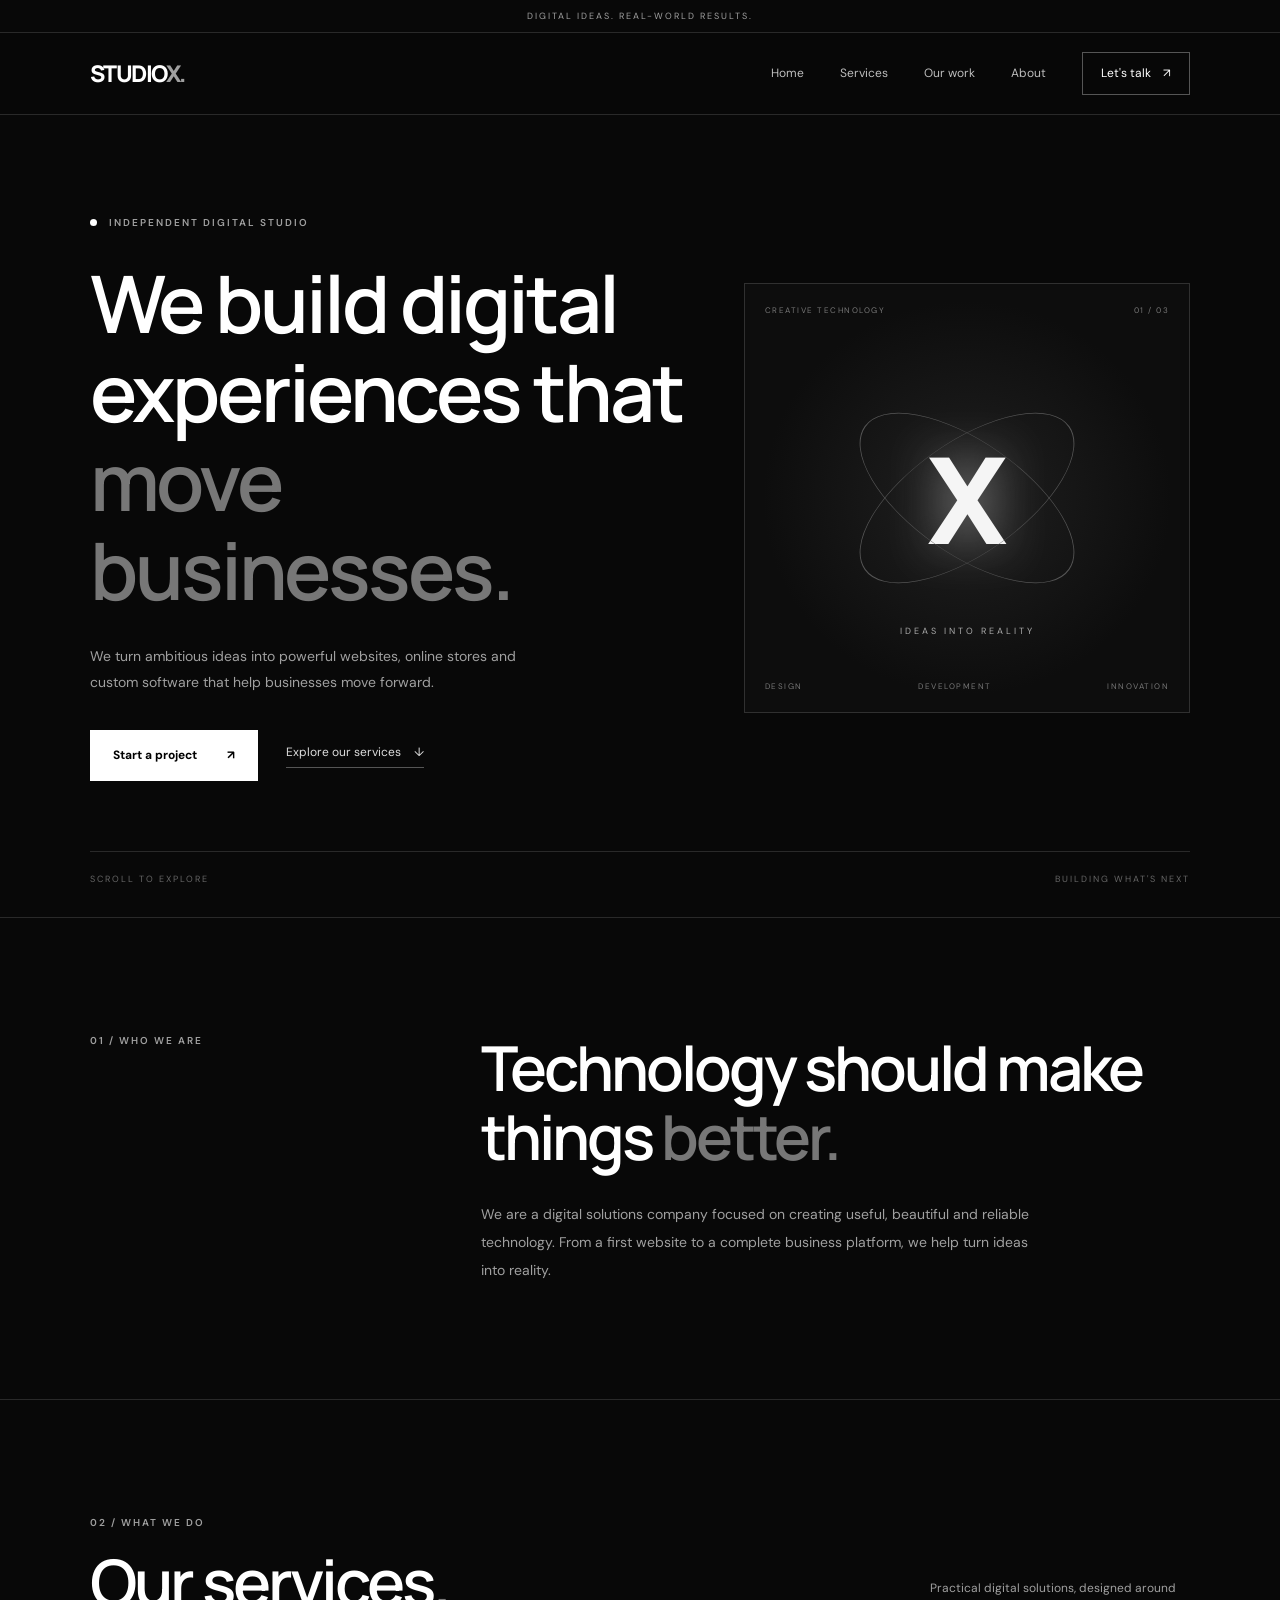
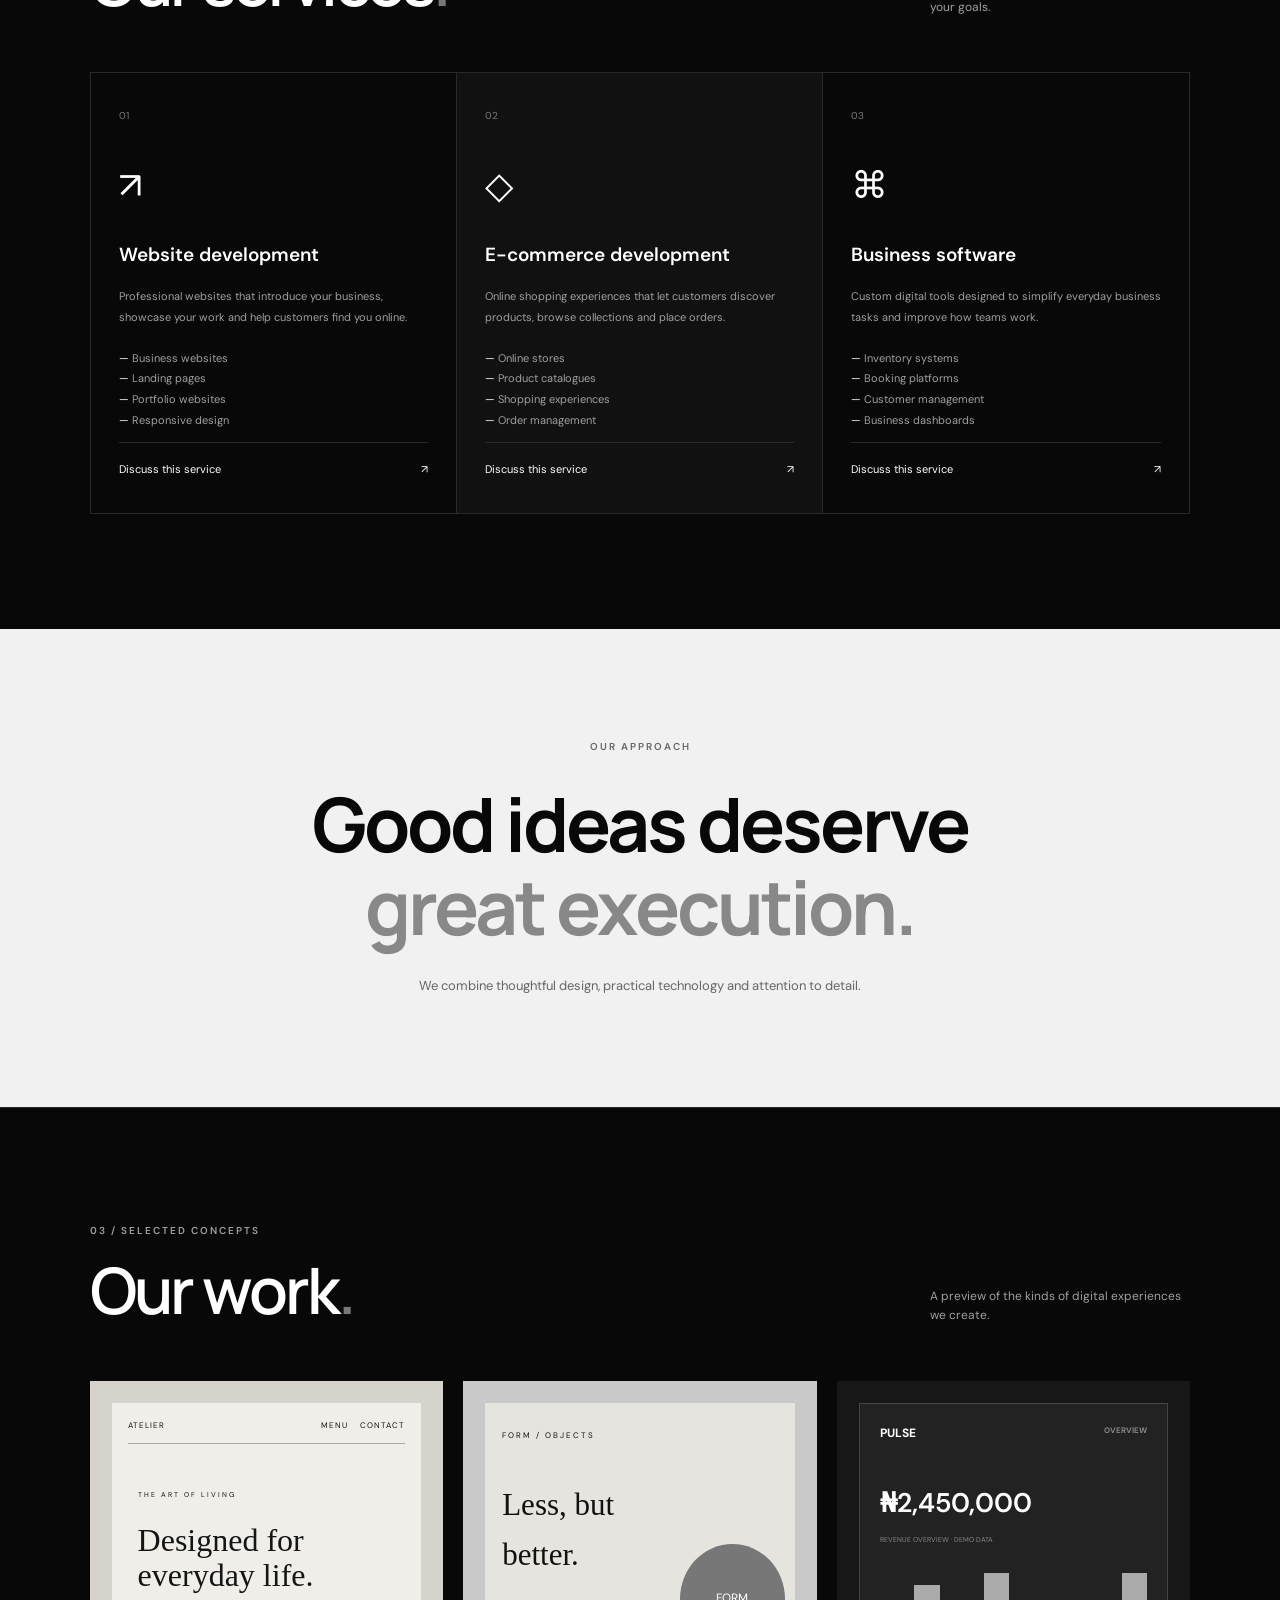
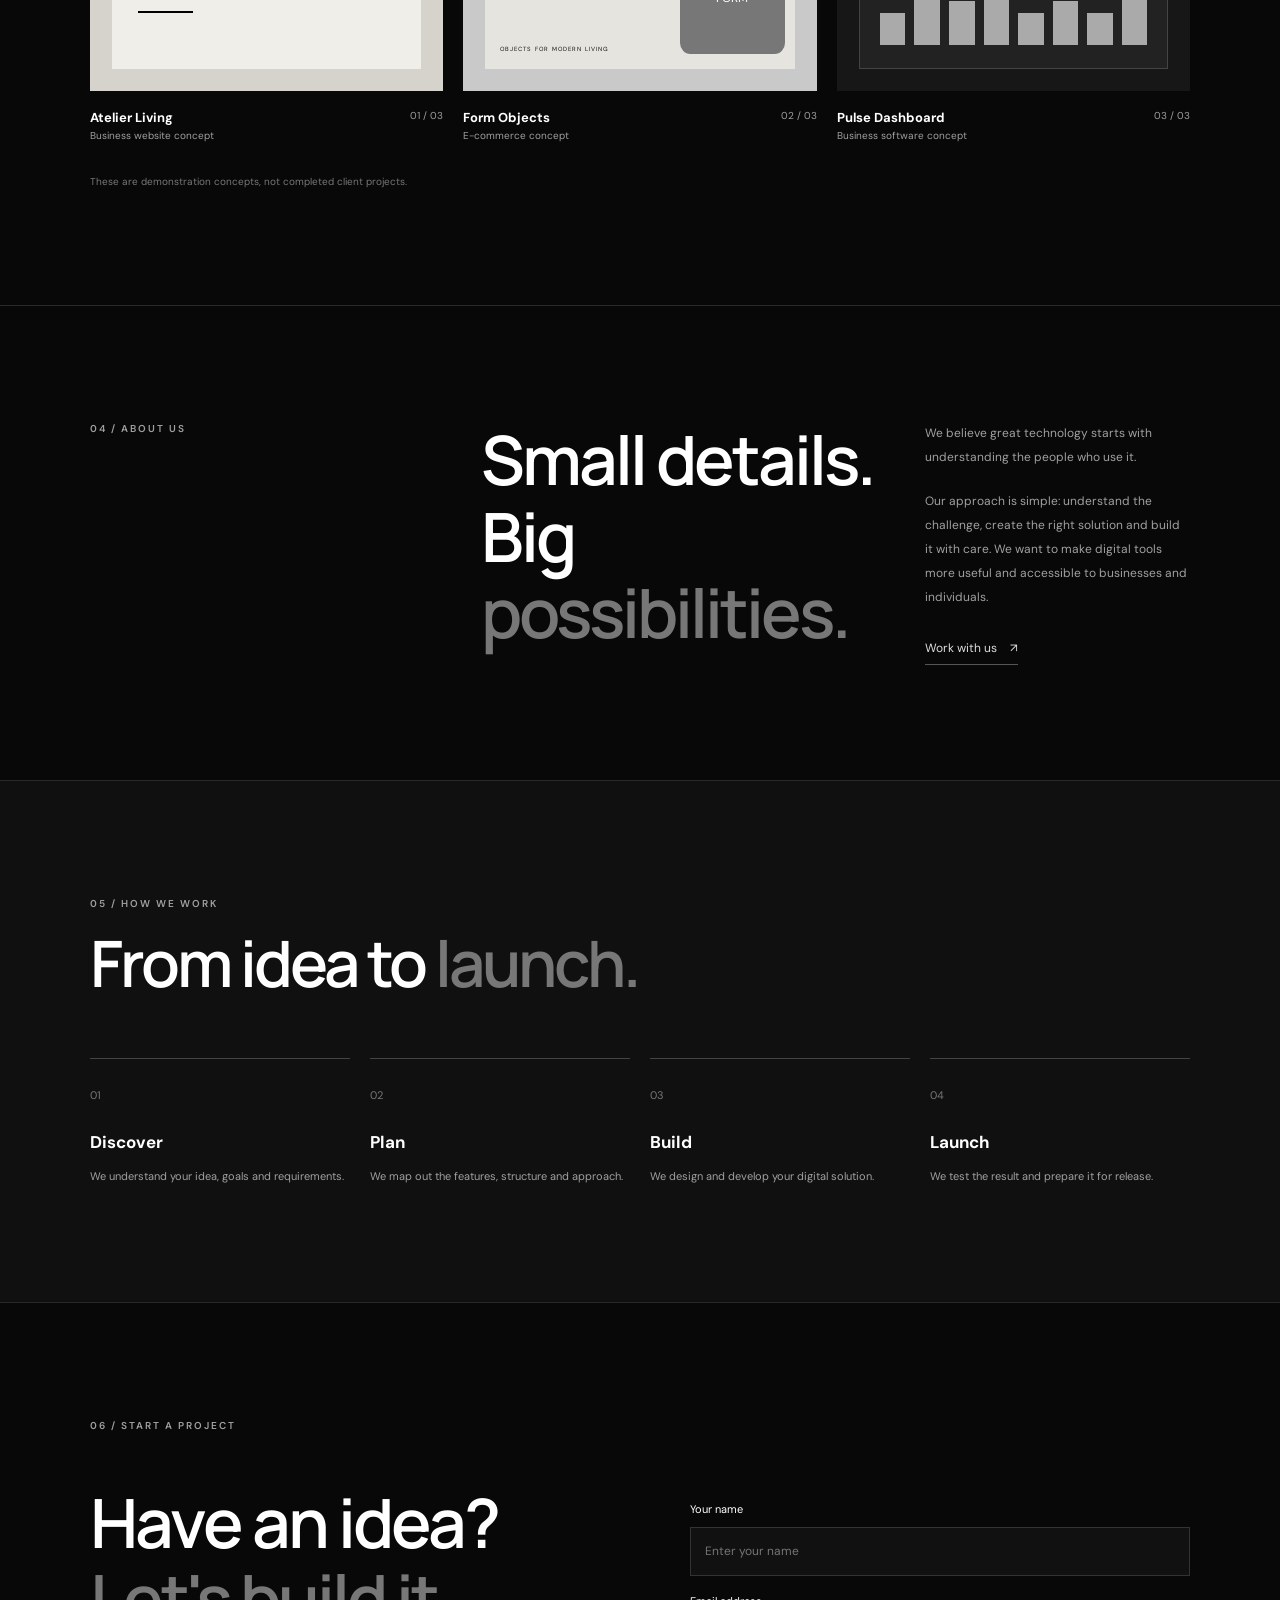
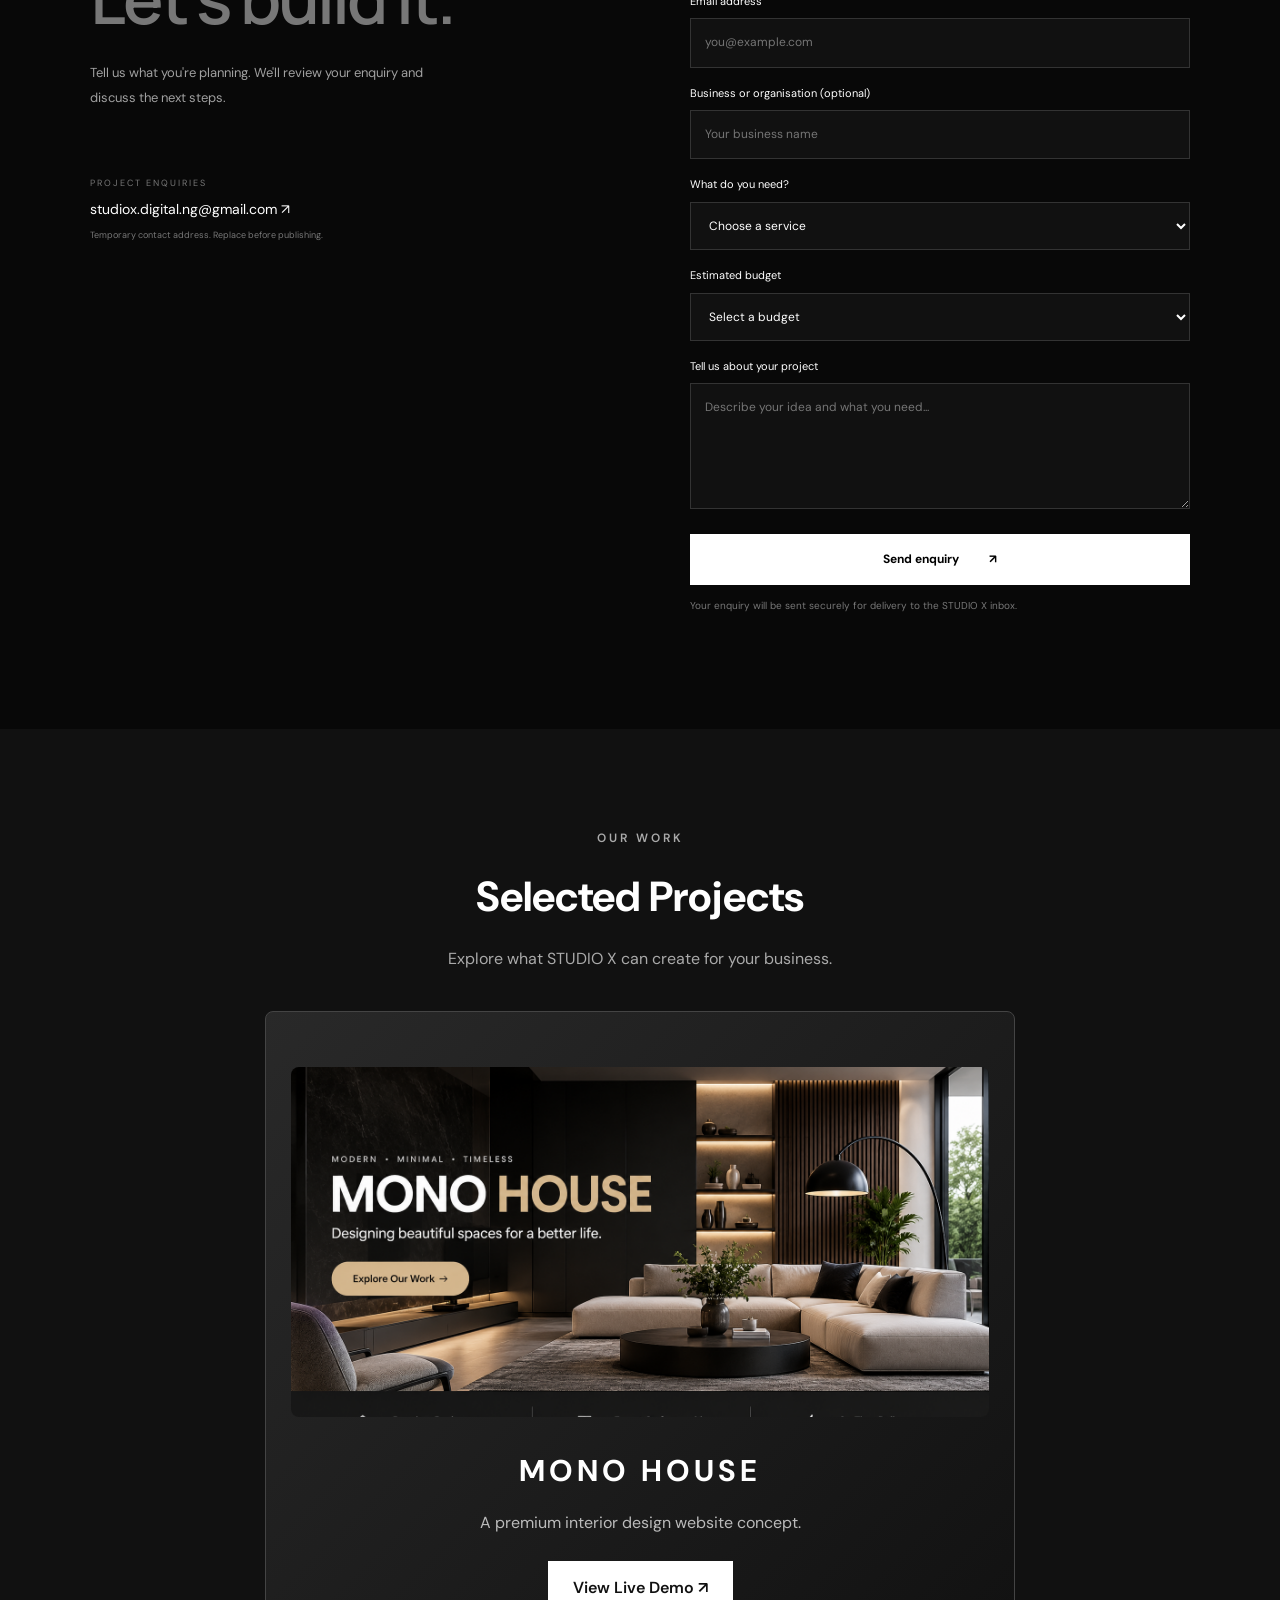
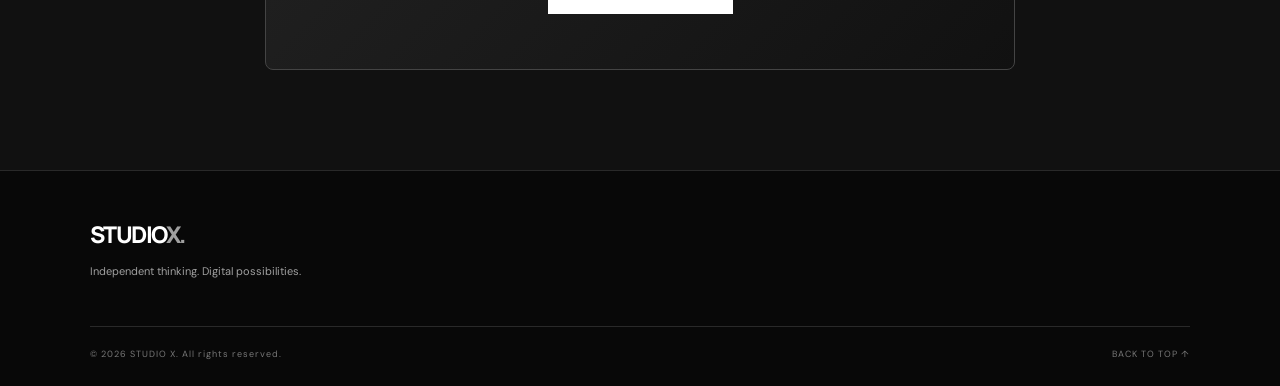
<file: index.html>
<!DOCTYPE html>
<html lang="en">
<head>
  <meta charset="UTF-8">
  <meta name="viewport" content="width=device-width, initial-scale=1.0">
  <meta name="description" content="STUDIO X builds websites, online stores and custom business software.">
  <meta name="theme-color" content="#080808">
  <title>STUDIO X | Digital Solutions</title>
  <link rel="preconnect" href="https://fonts.googleapis.com">
  <link rel="preconnect" href="https://fonts.gstatic.com" crossorigin>
  <link href="https://fonts.googleapis.com/css2?family=DM+Sans:wght@400;500;600;700;800&family=Manrope:wght@400;500;600;700;800&display=swap" rel="stylesheet">
  <link rel="stylesheet" href="style.css">
</head>
<body>

  <div class="announcement">
    DIGITAL IDEAS. REAL-WORLD RESULTS.
  </div>

  <header class="header">
    <a href="#home" class="logo">STUDIO<span>X.</span></a>

    <button class="menu-toggle" id="menuToggle" aria-label="Open navigation" aria-expanded="false">
      <span></span><span></span>
    </button>

    <nav class="nav" id="navigation">
      <a href="#home">Home</a>
      <a href="#services">Services</a>
      <a href="#work">Our work</a>
      <a href="#about">About</a>
      <a href="#contact" class="nav-contact">Let's talk <span>↗</span></a>
    </nav>
  </header>

  <main>
    <section class="hero" id="home">
      <div class="hero-content">
        <div class="eyebrow"><span class="status-dot"></span> INDEPENDENT DIGITAL STUDIO</div>

        <h1>We build digital<br>experiences that<br><span>move businesses.</span></h1>

        <p class="hero-description">
          We turn ambitious ideas into powerful websites, online stores
          and custom software that help businesses move forward.
        </p>

        <div class="hero-actions">
          <a href="#contact" class="button button-light">Start a project <span>↗</span></a>
          <a href="#services" class="text-link">Explore our services <span>↓</span></a>
        </div>
      </div>

      <div class="hero-visual">
        <div class="visual-top">
          <span>CREATIVE TECHNOLOGY</span>
          <span>01 / 03</span>
        </div>
        <div class="visual-center">
          <div class="orbit orbit-one"></div>
          <div class="orbit orbit-two"></div>
          <div class="visual-symbol">X</div>
          <div class="visual-caption">IDEAS INTO REALITY</div>
        </div>
        <div class="visual-bottom">
          <span>DESIGN</span>
          <span>DEVELOPMENT</span>
          <span>INNOVATION</span>
        </div>
      </div>

      <div class="hero-footer">
        <span>SCROLL TO EXPLORE</span>
        <span>BUILDING WHAT'S NEXT</span>
      </div>
    </section>

    <section class="intro section-pad">
      <div class="section-label">01 / WHO WE ARE</div>
      <div>
        <h2>Technology should make things <span>better.</span></h2>
        <p class="intro-copy">
          We are a digital solutions company focused on creating useful,
          beautiful and reliable technology. From a first website to a
          complete business platform, we help turn ideas into reality.
        </p>
      </div>
    </section>

    <section class="services section-pad" id="services">
      <div class="section-heading">
        <div>
          <div class="section-label">02 / WHAT WE DO</div>
          <h2>Our services<span>.</span></h2>
        </div>
        <p>Practical digital solutions, designed around your goals.</p>
      </div>

      <div class="service-grid">
        <article class="service-card">
          <div class="service-number">01</div>
          <div class="service-icon">↗</div>
          <h3>Website development</h3>
          <p>
            Professional websites that introduce your business,
            showcase your work and help customers find you online.
          </p>
          <ul>
            <li>Business websites</li>
            <li>Landing pages</li>
            <li>Portfolio websites</li>
            <li>Responsive design</li>
          </ul>
          <a href="#contact" class="card-link" data-service="Website development">Discuss this service <span>↗</span></a>
        </article>

        <article class="service-card featured-service">
          <div class="service-number">02</div>
          <div class="service-icon">◇</div>
          <h3>E-commerce development</h3>
          <p>
            Online shopping experiences that let customers discover
            products, browse collections and place orders.
          </p>
          <ul>
            <li>Online stores</li>
            <li>Product catalogues</li>
            <li>Shopping experiences</li>
            <li>Order management</li>
          </ul>
          <a href="#contact" class="card-link" data-service="E-commerce development">Discuss this service <span>↗</span></a>
        </article>

        <article class="service-card">
          <div class="service-number">03</div>
          <div class="service-icon">⌘</div>
          <h3>Business software</h3>
          <p>
            Custom digital tools designed to simplify everyday
            business tasks and improve how teams work.
          </p>
          <ul>
            <li>Inventory systems</li>
            <li>Booking platforms</li>
            <li>Customer management</li>
            <li>Business dashboards</li>
          </ul>
          <a href="#contact" class="card-link" data-service="Business software">Discuss this service <span>↗</span></a>
        </article>
      </div>
    </section>

    <section class="statement">
      <div class="statement-label">OUR APPROACH</div>
      <h2>Good ideas deserve<br> <span>great execution.</span></h2>
      <p>We combine thoughtful design, practical technology and attention to detail.</p>
    </section>

    <section class="work section-pad" id="work">
      <div class="section-heading">
        <div>
          <div class="section-label">03 / SELECTED CONCEPTS</div>
          <h2>Our work<span>.</span></h2>
        </div>
        <p>A preview of the kinds of digital experiences we create.</p>
      </div>

      <div class="work-grid">
        <article class="work-card">
          <div class="work-image work-one">
            <div class="mock-window">
              <div class="mock-top"><span>ATELIER</span><span>MENU　 CONTACT</span></div>
              <div class="mock-main">
                <span>THE ART OF LIVING</span>
                <strong>Designed for<br>everyday life.</strong>
                <div class="mock-line"></div>
              </div>
            </div>
          </div>
          <div class="work-info">
            <div><h3>Atelier Living</h3><p>Business website concept</p></div>
            <span>01 / 03</span>
          </div>
        </article>

        <article class="work-card">
          <div class="work-image work-two">
            <div class="mock-shop">
              <span>FORM / OBJECTS</span>
              <strong>Less, but<br>better.</strong>
              <div class="mock-product">FORM</div>
              <small>OBJECTS FOR MODERN LIVING</small>
            </div>
          </div>
          <div class="work-info">
            <div><h3>Form Objects</h3><p>E-commerce concept</p></div>
            <span>02 / 03</span>
          </div>
        </article>

        <article class="work-card">
          <div class="work-image work-three">
            <div class="mock-dashboard">
              <div class="dash-title">PULSE <span>OVERVIEW</span></div>
              <div class="dash-number">₦2,450,000</div>
              <small>REVENUE OVERVIEW · DEMO DATA</small>
              <div class="dash-bars"><i></i><i></i><i></i><i></i><i></i><i></i><i></i><i></i></div>
            </div>
          </div>
          <div class="work-info">
            <div><h3>Pulse Dashboard</h3><p>Business software concept</p></div>
            <span>03 / 03</span>
          </div>
        </article>
      </div>
      <p class="portfolio-note">These are demonstration concepts, not completed client projects.</p>
    </section>

    <section class="about section-pad" id="about">
      <div class="section-label">04 / ABOUT US</div>
      <div class="about-content">
        <h2>Small details.<br>Big <span>possibilities.</span></h2>
        <div class="about-text">
          <p>
            We believe great technology starts with understanding
            the people who use it.
          </p>
          <p>
            Our approach is simple: understand the challenge,
            create the right solution and build it with care.
            We want to make digital tools more useful and accessible
            to businesses and individuals.
          </p>
          <a href="#contact" class="text-link">Work with us <span>↗</span></a>
        </div>
      </div>
    </section>

    <section class="process section-pad">
      <div class="section-label">05 / HOW WE WORK</div>
      <h2>From idea to <span>launch.</span></h2>
      <div class="process-grid">
        <div><span>01</span><h3>Discover</h3><p>We understand your idea, goals and requirements.</p></div>
        <div><span>02</span><h3>Plan</h3><p>We map out the features, structure and approach.</p></div>
        <div><span>03</span><h3>Build</h3><p>We design and develop your digital solution.</p></div>
        <div><span>04</span><h3>Launch</h3><p>We test the result and prepare it for release.</p></div>
      </div>
    </section>

    <section class="contact section-pad" id="contact">
      <div class="section-label">06 / START A PROJECT</div>
      <div class="contact-layout">
        <div>
          <h2>Have an idea?<br><span>Let's build it.</span></h2>
          <p>Tell us what you're planning. We'll review your enquiry and discuss the next steps.</p>
          <div class="contact-detail">
            <span>PROJECT ENQUIRIES</span>
            <a href="mailto:studiox.digital.ng@gmail.com">studiox.digital.ng@gmail.com ↗</a>
            <small>Temporary contact address. Replace before publishing.</small>
          </div>
        </div>

        <form id="projectFormOnline" class="project-form"
      action="https://api.web3forms.com/submit"
      method="POST">

  <input type="hidden" name="access_key" value=00586d34-3812-41f3-b24c-61cb182b9431>
  <input type="hidden" name="subject" value="New STUDIO X Project Enquiry">
  <input type="hidden" name="from_name" value="STUDIO X">
  <input type="checkbox" name="botcheck" style="display:none;">

  <label for="name">Your name</label>
  <input type="text" id="name" name="name" placeholder="Enter your name" required>

  <label for="email">Email address</label>
  <input type="email" id="email" name="email" placeholder="you@example.com" required>

  <label for="business">Business or organisation (optional)</label>
  <input type="text" id="business" name="business" placeholder="Your business name">

  <label for="service">What do you need?</label>
  <select id="service" name="service" required>
    <option value="">Choose a service</option>
    <option>Website development</option>
    <option>E-commerce development</option>
    <option>Business software</option>
    <option>Not sure yet</option>
  </select>

  <label for="budget">Estimated budget</label>
  <select id="budget" name="budget" required>
    <option value="">Select a budget</option>
    <option>Under ₦50,000</option>
    <option>₦50,000 – ₦150,000</option>
    <option>₦150,000 – ₦500,000</option>
    <option>Above ₦500,000</option>
    <option>Not decided</option>
  </select>

  <label for="message">Tell us about your project</label>
  <textarea id="message" name="message" rows="5"
    placeholder="Describe your idea and what you need..." required></textarea>

  <button class="button button-light submit-button" type="submit">
    Send enquiry <span>↗</span>
  </button>

  <p class="form-note" id="formNote">
    Your enquiry will be sent securely for delivery to the STUDIO X inbox.
  </p>
</form>
      </div>
    </section>
  </main>
  <section id="portfolio" class="portfolio-section">
  <p class="eyebrow">OUR WORK</p>
  <h2>Selected Projects</h2>
  <p>Explore what STUDIO X can create for your business.</p>

 <div class="portfolio-card">
  <img
    src="/portfolio-demo/preview.png"
    alt="MONO HOUSE website preview"
    class="portfolio-preview"
  >

  <div>
    <h3>MONO HOUSE</h3>
    <p>A premium interior design website concept.</p>
    <a href="/portfolio-demo/" target="_blank">
      View Live Demo ↗
    </a>
  </div>
</div>
</section>

  <footer class="footer">
    <a href="#home" class="logo">STUDIO<span>X.</span></a>
    <p>Independent thinking. Digital possibilities.</p>
    <div class="footer-bottom">
      <span>© <span id="year"></span> STUDIO X. All rights reserved.</span>
      <a href="#home">BACK TO TOP ↑</a>
    </div>
  </footer>

  <script src="script.js"></script>
</body>
</html>
</file>
<file: style.css>
:root {
  --black: #080808;
  --surface: #111111;
  --surface-light: #171717;
  --white: #ffffff;
  --grey: #a0a0a0;
  --border: #292929;
}

* {
  margin: 0;
  padding: 0;
  box-sizing: border-box;
}

html {
  scroll-behavior: smooth;
  scroll-padding-top: 90px;
}

body {
  background: var(--black);
  color: var(--white);
  font-family: "DM Sans", sans-serif;
  line-height: 1.6;
}

a {
  color: inherit;
  text-decoration: none;
}

button, input, textarea, select {
  font: inherit;
}

.announcement {
  text-align: center;
  padding: 9px;
  font-size: 9px;
  letter-spacing: 2px;
  border-bottom: 1px solid var(--border);
  color: var(--grey);
}

.header {
  height: 82px;
  padding: 0 7%;
  display: flex;
  align-items: center;
  justify-content: space-between;
  border-bottom: 1px solid var(--border);
  position: sticky;
  top: 0;
  z-index: 100;
  background: rgba(8, 8, 8, .96);
  backdrop-filter: blur(15px);
}

.logo {
  font-family: "Manrope", sans-serif;
  font-size: 23px;
  font-weight: 800;
  letter-spacing: -1.5px;
}

.logo span {
  color: var(--grey);
}

.nav {
  display: flex;
  align-items: center;
  gap: 36px;
}

.nav a {
  font-size: 12px;
  color: #bdbdbd;
  transition: color .25s;
}

.nav a:hover {
  color: white;
}

.nav .nav-contact {
  border: 1px solid #555;
  padding: 11px 18px;
  color: white;
}

.nav-contact span {
  margin-left: 9px;
}

.menu-toggle {
  display: none;
  background: none;
  border: none;
  cursor: pointer;
}

.hero {
  padding: 100px 7% 30px;
  min-height: 680px;
  display: grid;
  grid-template-columns: 1.15fr .85fr;
  align-items: center;
  gap: 50px;
  position: relative;
}

.eyebrow, .section-label, .statement-label {
  font-size: 10px;
  letter-spacing: 2px;
  color: var(--grey);
  font-weight: 600;
}

.status-dot {
  display: inline-block;
  width: 7px;
  height: 7px;
  background: white;
  border-radius: 50%;
  margin-right: 8px;
}

.hero h1, .section-heading h2, .intro h2,
.about h2, .process h2, .contact h2 {
  font-family: "Manrope", sans-serif;
  font-weight: 600;
  letter-spacing: -3px;
  line-height: 1.12;
}

.hero h1 {
  font-size: clamp(44px, 6.2vw, 82px);
  margin: 28px 0;
}

.hero h1 span, .intro h2 span, .section-heading h2 span,
.statement h2 span, .about h2 span, .process h2 span,
.contact h2 span {
  color: #777;
}

.hero-description {
  color: var(--grey);
  font-size: 14px;
  max-width: 440px;
  line-height: 1.9;
}

.hero-actions {
  display: flex;
  align-items: center;
  gap: 28px;
  margin-top: 34px;
  flex-wrap: wrap;
}

.button {
  display: inline-flex;
  justify-content: center;
  align-items: center;
  gap: 30px;
  padding: 15px 22px;
  border: 1px solid white;
  cursor: pointer;
  font-size: 12px;
  font-weight: 700;
  transition: .25s;
}

.button-light {
  background: white;
  color: black;
}

.button-light:hover {
  background: #c9c9c9;
  transform: translateY(-3px);
}

.text-link {
  font-size: 12px;
  color: #ddd;
  border-bottom: 1px solid #555;
  padding-bottom: 5px;
}

.text-link span {
  margin-left: 10px;
}

.hero-visual {
  height: 430px;
  border: 1px solid #303030;
  background: radial-gradient(ellipse at center, #202020 0%, #0d0d0d 65%);
  display: flex;
  flex-direction: column;
  justify-content: space-between;
  padding: 20px;
  overflow: hidden;
}

.visual-top, .visual-bottom {
  display: flex;
  justify-content: space-between;
  color: #777;
  font-size: 8px;
  letter-spacing: 1.5px;
}

.visual-center {
  height: 290px;
  position: relative;
  display: flex;
  justify-content: center;
  align-items: center;
}

.orbit {
  position: absolute;
  border: 1px solid #555;
  border-radius: 50%;
  width: 250px;
  height: 250px;
}

.orbit-one {
  transform: rotate(35deg) scaleY(.45);
  animation: orbit 12s linear infinite;
}

.orbit-two {
  transform: rotate(-35deg) scaleY(.45);
  animation: orbit 12s linear infinite reverse;
}

.visual-symbol {
  font-family: "Manrope", sans-serif;
  font-size: 120px;
  font-weight: 800;
  color: #f5f5f5;
  text-shadow: 0 0 50px #888;
}

.visual-caption {
  position: absolute;
  bottom: 5px;
  font-size: 9px;
  letter-spacing: 3px;
  color: #aaa;
}

@keyframes orbit {
  to { transform: rotate(395deg) scaleY(.45); }
}

.hero-footer {
  grid-column: 1 / -1;
  display: flex;
  justify-content: space-between;
  font-size: 9px;
  color: #666;
  letter-spacing: 2px;
  border-top: 1px solid var(--border);
  padding-top: 20px;
  margin-top: 20px;
}

.section-pad {
  padding: 115px 7%;
}

.intro {
  display: grid;
  grid-template-columns: .65fr 1.35fr;
  gap: 50px;
  border-top: 1px solid var(--border);
}

.intro h2 {
  font-size: clamp(35px, 5vw, 62px);
  max-width: 760px;
}

.intro-copy {
  margin-top: 28px;
  color: var(--grey);
  max-width: 550px;
  font-size: 14px;
  line-height: 2;
}

.services, .work, .process {
  border-top: 1px solid var(--border);
}

.section-heading {
  display: flex;
  justify-content: space-between;
  align-items: end;
  gap: 30px;
  margin-bottom: 55px;
}

.section-heading h2, .process h2 {
  font-size: clamp(42px, 5vw, 65px);
  margin-top: 15px;
}

.section-heading > p {
  max-width: 260px;
  font-size: 12px;
  color: var(--grey);
}

.service-grid {
  display: grid;
  grid-template-columns: repeat(3, 1fr);
  border: 1px solid var(--border);
}

.service-card {
  padding: 35px 28px;
  min-height: 440px;
  border-right: 1px solid var(--border);
  position: relative;
  display: flex;
  flex-direction: column;
  transition: background .3s;
}

.service-card:last-child {
  border-right: 0;
}

.service-card:hover {
  background: var(--surface-light);
}

.featured-service {
  background: #111;
}

.service-number {
  font-size: 10px;
  color: #777;
}

.service-icon {
  font-size: 37px;
  margin: 32px 0 25px;
}

.service-card h3 {
  font-size: 19px;
  font-weight: 600;
  margin-bottom: 15px;
}

.service-card p, .service-card li {
  color: var(--grey);
  font-size: 11px;
  line-height: 1.9;
}

.service-card ul {
  list-style: none;
  margin-top: 20px;
}

.service-card li::before {
  content: "— ";
  color: white;
}

.card-link {
  border-top: 1px solid var(--border);
  padding-top: 18px;
  margin-top: auto;
  font-size: 11px;
}

.card-link span {
  float: right;
}

.statement {
  padding: 110px 7%;
  background: #f1f1f1;
  color: #080808;
  text-align: center;
}

.statement-label {
  color: #666;
}

.statement h2 {
  font-family: "Manrope", sans-serif;
  font-size: clamp(40px, 6vw, 75px);
  line-height: 1.1;
  letter-spacing: -3px;
  margin: 28px 0;
}

.statement h2 span {
  color: #888;
}

.statement p {
  color: #666;
  font-size: 13px;
}

.work-grid {
  display: grid;
  grid-template-columns: repeat(3, 1fr);
  gap: 20px;
}

.work-image {
  height: 310px;
  display: flex;
  justify-content: center;
  align-items: center;
  overflow: hidden;
  padding: 22px;
}

.work-one { background: #d6d3cd; }
.work-two { background: #c9c9c9; }
.work-three { background: #171717; }

.mock-window {
  width: 100%;
  height: 100%;
  background: #efeee9;
  color: #151515;
  padding: 16px;
}

.mock-top {
  display: flex;
  justify-content: space-between;
  font-size: 8px;
  letter-spacing: 1px;
  border-bottom: 1px solid #aaa;
  padding-bottom: 12px;
}

.mock-main {
  padding: 35px 10px;
}

.mock-main > span {
  font-size: 7px;
  letter-spacing: 2px;
}

.mock-main strong {
  display: block;
  font-family: Georgia, serif;
  font-size: 32px;
  font-weight: 400;
  line-height: 1.1;
  margin: 18px 0;
}

.mock-line {
  width: 55px;
  height: 2px;
  background: black;
}

.mock-shop {
  width: 100%;
  height: 100%;
  padding: 17px;
  background: #e6e4de;
  color: #111;
  position: relative;
}

.mock-shop > span {
  font-size: 8px;
  letter-spacing: 2px;
}

.mock-shop strong {
  display: block;
  font-family: Georgia, serif;
  font-size: 31px;
  font-weight: 400;
  margin-top: 35px;
}

.mock-product {
  position: absolute;
  right: 10px;
  bottom: 15px;
  width: 105px;
  height: 110px;
  border-radius: 50% 50% 10% 10%;
  background: #777;
  color: white;
  display: grid;
  place-items: center;
  font-size: 12px;
}

.mock-shop small {
  position: absolute;
  bottom: 14px;
  left: 15px;
  font-size: 6px;
  letter-spacing: 1px;
}

.mock-dashboard {
  width: 100%;
  height: 100%;
  background: #222;
  border: 1px solid #444;
  padding: 20px;
}

.dash-title {
  font-size: 12px;
  font-weight: 700;
  display: flex;
  justify-content: space-between;
}

.dash-title span {
  font-size: 8px;
  color: #888;
}

.dash-number {
  font-size: 27px;
  font-weight: 600;
  margin-top: 38px;
}

.mock-dashboard small {
  color: #888;
  font-size: 7px;
}

.dash-bars {
  height: 80px;
  display: flex;
  align-items: end;
  gap: 9px;
  margin-top: 15px;
}

.dash-bars i {
  flex: 1;
  background: #aaa;
  height: 40%;
}

.dash-bars i:nth-child(2n) { height: 75%; }
.dash-bars i:nth-child(3n) { height: 55%; }
.dash-bars i:nth-child(4n) { height: 90%; }

.work-info {
  display: flex;
  justify-content: space-between;
  padding-top: 17px;
}

.work-info h3 {
  font-size: 13px;
}

.work-info p, .work-info > span {
  color: var(--grey);
  font-size: 10px;
}

.portfolio-note {
  color: #777;
  font-size: 10px;
  margin-top: 30px;
}

.about {
  border-top: 1px solid var(--border);
  display: grid;
  grid-template-columns: .65fr 1.35fr;
  gap: 50px;
}

.about-content {
  display: grid;
  grid-template-columns: 1.2fr .8fr;
  gap: 45px;
}

.about h2, .contact h2 {
  font-size: clamp(42px, 5.5vw, 68px);
}

.about-text p {
  font-size: 12px;
  color: var(--grey);
  margin-bottom: 20px;
  line-height: 2;
}

.about-text .text-link {
  display: inline-block;
  margin-top: 10px;
}

.process {
  background: #101010;
}

.process-grid {
  display: grid;
  grid-template-columns: repeat(4, 1fr);
  gap: 20px;
  margin-top: 60px;
}

.process-grid > div {
  border-top: 1px solid #444;
  padding-top: 22px;
}

.process-grid span {
  font-size: 11px;
  color: #777;
}

.process-grid h3 {
  margin: 22px 0 10px;
  font-size: 17px;
}

.process-grid p {
  color: var(--grey);
  font-size: 11px;
  line-height: 1.9;
}

.contact {
  border-top: 1px solid var(--border);
}

.contact-layout {
  display: grid;
  grid-template-columns: 1fr 1fr;
  gap: 100px;
  margin-top: 50px;
}

.contact-layout > div > p {
  color: var(--grey);
  font-size: 13px;
  max-width: 370px;
  margin-top: 25px;
  line-height: 1.9;
}

.contact-detail {
  margin-top: 65px;
  display: flex;
  flex-direction: column;
  gap: 8px;
}

.contact-detail > span {
  font-size: 9px;
  color: #777;
  letter-spacing: 2px;
}

.contact-detail a {
  font-size: 14px;
}

.contact-detail small {
  font-size: 9px;
  color: #777;
}

.project-form {
  display: flex;
  flex-direction: column;
}

.project-form label {
  font-size: 11px;
  margin: 17px 0 8px;
}

.project-form input, .project-form textarea,
.project-form select {
  width: 100%;
  padding: 14px;
  background: #111;
  color: white;
  border: 1px solid #333;
  outline: none;
  border-radius: 0;
  font-size: 12px;
}

.project-form input:focus, .project-form textarea:focus,
.project-form select:focus {
  border-color: #aaa;
}

.project-form select option {
  background: #111;
}

.project-form textarea {
  resize: vertical;
}

.submit-button {
  margin-top: 25px;
}

.form-note {
  color: #777;
  font-size: 10px;
  margin-top: 13px;
}

.footer {
  padding: 45px 7% 25px;
  border-top: 1px solid var(--border);
}

.footer > p {
  font-size: 11px;
  color: var(--grey);
  margin-top: 10px;
}

.footer-bottom {
  display: flex;
  justify-content: space-between;
  border-top: 1px solid var(--border);
  margin-top: 45px;
  padding-top: 20px;
  font-size: 9px;
  color: #777;
  letter-spacing: 1px;
}

.reveal {
  opacity: 0;
  transform: translateY(22px);
  transition: opacity .7s ease, transform .7s ease;
}

.reveal.visible {
  opacity: 1;
  transform: translateY(0);
}

@media (max-width: 900px) {
  .hero {
    grid-template-columns: 1fr;
    padding-top: 75px;
  }

  .hero-visual {
    max-width: 600px;
    width: 100%;
  }

  .service-grid {
    grid-template-columns: 1fr;
  }

  .service-card {
    border-right: 0;
    border-bottom: 1px solid var(--border);
    min-height: 390px;
  }

  .service-card:last-child {
    border-bottom: 0;
  }

  .work-grid {
    grid-template-columns: 1fr 1fr;
  }

  .about, .intro {
    grid-template-columns: 1fr;
  }

  .contact-layout {
    gap: 50px;
  }
}

@media (max-width: 650px) {
  .header {
    height: 70px;
  }

  .menu-toggle {
    display: flex;
    flex-direction: column;
    gap: 6px;
    padding: 10px;
  }

  .menu-toggle span {
    width: 23px;
    height: 1px;
    background: white;
  }

  .nav {
    display: none;
    position: absolute;
    top: 70px;
    left: 0;
    width: 100%;
    background: #0b0b0b;
    border-bottom: 1px solid #333;
    flex-direction: column;
    align-items: stretch;
    padding: 25px 7%;
    gap: 25px;
  }

  .nav.open {
    display: flex;
  }

  .nav .nav-contact {
    text-align: center;
  }

  .hero {
    padding-top: 65px;
    min-height: auto;
  }

  .hero h1 {
    letter-spacing: -2px;
  }

  .hero-visual {
    height: 330px;
  }

  .visual-center {
    height: 220px;
  }

  .orbit {
    width: 190px;
    height: 190px;
  }

  .visual-symbol {
    font-size: 95px;
  }

  .hero-footer {
    font-size: 7px;
  }

  .section-pad {
    padding: 80px 7%;
  }

  .section-heading {
    flex-direction: column;
    align-items: start;
  }

  .work-grid {
    grid-template-columns: 1fr;
  }

  .work-image {
    height: 290px;
  }

  .about-content {
    grid-template-columns: 1fr;
    gap: 25px;
  }

  .process-grid {
    grid-template-columns: 1fr 1fr;
    row-gap: 40px;
  }

  .contact-layout {
    grid-template-columns: 1fr;
    gap: 50px;
  }

  .footer-bottom {
    gap: 20px;
    flex-direction: column;
  }
}

@media (prefers-reduced-motion: reduce) {
  *, *::before, *::after {
    scroll-behavior: auto !important;
    animation-duration: .01ms !important;
    transition-duration: .01ms !important;
  }

  .reveal {
    opacity: 1;
    transform: none;
  }
}
/* STUDIO X Portfolio Section */

.portfolio-section {
  padding: 100px 8%;
  background: #111;
  color: #fff;
  text-align: center;
}

.portfolio-section .eyebrow {
  color: #aaa;
  letter-spacing: 3px;
  font-size: 12px;
}

.portfolio-section h2 {
  font-size: 42px;
  margin: 15px 0;
}

.portfolio-section > p:not(.eyebrow) {
  color: #aaa;
  margin-bottom: 40px;
}

.portfolio-card {
  max-width: 750px;
  margin: auto;
  padding: 55px 25px;
  background: linear-gradient(135deg, #292929, #111);
  border: 1px solid #444;
  border-radius: 8px;
}

.portfolio-card h3 {
  font-size: 30px;
  letter-spacing: 4px;
  margin-bottom: 15px;
}

.portfolio-card p {
  color: #bbb;
  margin-bottom: 25px;
}

.portfolio-card a {
  display: inline-block;
  padding: 14px 25px;
  background: #fff;
  color: #111;
  text-decoration: none;
  font-weight: 600;
  transition: 0.3s;
}

.portfolio-card a:hover {
  background: #ccc;
  transform: translateY(-3px);
}/* MONO HOUSE Portfolio Preview */

.portfolio-preview {
  width: 100%;
  max-height: 350px;
  object-fit: cover;
  display: block;
  border-radius: 8px;
  margin-bottom: 30px;
}
</file>
